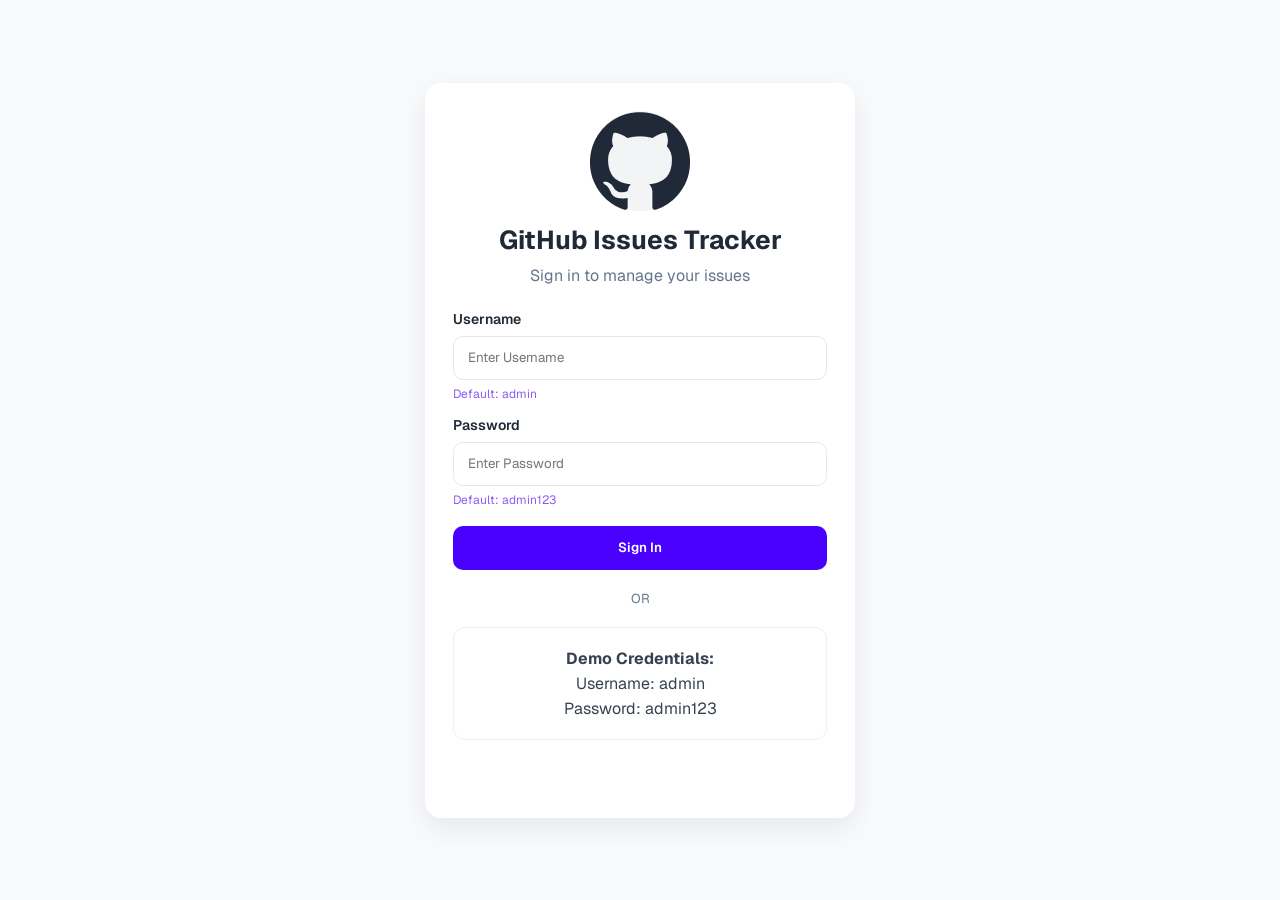
<file: index.html>
<!DOCTYPE html>
<html lang="en">
<head>
  <meta charset="UTF-8" />
  <meta name="viewport" content="width=device-width, initial-scale=1.0" />
  <title>GitHub Issues Tracker</title>
  <link rel="stylesheet" href="./style.css" />
  <link rel="preconnect" href="https://fonts.googleapis.com">
  <link rel="preconnect" href="https://fonts.gstatic.com" crossorigin>
  <link href="https://fonts.googleapis.com/css2?family=Geist&display=swap" rel="stylesheet">
</head>

<body>
  <header class="site-header">
    <div class="brand">
      <div class="brand-icon"><img src="./assets/github-logo.png" alt=""></div>
      <h1>GitHub Issues Tracker</h1>
    </div>

    <div class="header-actions">
      <form id="searchForm" class="search-bar">
        <input id="searchInput" type="text" placeholder="Search issues..." />
        <button type="submit" class="primary-btn">Search</button>
        <button type="submit" class="demo-btn">+ New Issue</button>
      </form>
      <button id="logoutBtn" class="secondary-btn">Logout</button>
    </div>
  </header>

  <main class="container">
    <section class="board-shell">
      <div class="tabs" id="tabs">
        <button class="tab-btn active" data-tab="all">All</button>
        <button class="tab-btn" data-tab="open">Open</button>
        <button class="tab-btn" data-tab="closed">Closed</button>
      </div>

      <section class="summary-card">
        <div class="summary-left">
          <div class="summary-icon"><img src="./assets/Aperture.png" alt=""></div>
          <div>
            <h2 id="issueCount">0 Issues</h2>
            <p>Track and manage your project issues</p>
          </div>
        </div>

        <div class="status-legend">
          <span><span class="dot open-dot"></span> Open <strong id="openCount">0</strong></span>
          <span><span class="dot closed-dot"></span> Closed <strong id="closedCount">0</strong></span>
        </div>
      </section>

      <p id="activeViewText" class="active-view-text">Showing all issues</p>
      <p id="errorMessage" class="error-message" aria-live="polite"></p>

      <div id="spinner" class="spinner-wrap hidden" aria-live="polite">
        <div class="spinner"></div>
        <p>Loading issues...</p>
      </div>

      <section id="issuesContainer" class="issues-grid"></section>
    </section>
  </main>

 <dialog id="issueModal" class="issue-modal">
  <div class="modal-top">
    <div>
      <h3 id="modalTitle">Issue title</h3>
      <p id="modalMetaLine" class="modal-meta-line"></p>
      <p id="modalLabel" class="modal-label-line"></p>
    </div>
  </div>
  <div class="full-span">
    <p id="modalDescription"></p>
  </div>
  <div class="modal-grid">
    <div class="modal-field">
      <span>Assignee</span>
      <p id="modalAssignee"></p>
    </div>

    <div class="modal-field">
      <span>Priority</span>
      <p id="modalPriority"></p>
    </div>
  </div>
  <div id="close-btn-container">
    <button id="closeModalBtn" class="secondary-btn">Close</button>
  </div>
</dialog>

  <script type="module" src="./script/app.js"></script>
</body>
</html>
</file>
<file: style.css>
:root {
  --bg: #F8FAFC;
  --panel: #FFFFFF;
  --text: #1F2937;
  --muted: #64748B;
  --line: #e5e7eb;
  --primary: #4A00FF;
  --primary-soft: #f0ebff;
  --green: #00A96E;
  --purple: #a855f7;
  --orange: #f59E0b;
  --orange-soft: #FFF6D1;
  --red: #EF4444;
  --red-soft: #FEECEC;
  --shadow: 0 10px 30px rgba(17, 24, 39, 0.08);
}

* {
  box-sizing: border-box;
  font-family: "Geist";
}

body {
  margin: 0;
  background: var(--bg);
  color: var(--text);
}

button {
  cursor: pointer;
}

.auth-body {
  min-height: 100vh;
  display: grid;
  place-items: center;
  padding: 1.5rem;
}

.auth-wrapper {
  width: 100%;
  display: flex;
  justify-content: center;
}

.auth-card {
  width: 100%;
  max-width: 430px;
  background: var(--panel);
  border: 1px;
  border-radius: 16px;
  box-shadow: var(--shadow);
  padding: 28px;
  text-align: center;
}

.auth-logo,
.brand-icon,
.summary-icon {
  display: grid;
  place-items: center;
  border-radius: 999px;
}

.auth-logo {
  width: 6.25rem;
  height: 6.25rem;
  margin: 0 auto 12px;
  font-size: 38px;
  background: #f3f4f6;
}

.auth-card h1,
.brand h1 {
  margin: 0;
}

.auth-card h1 {
  font-size: 26px;
}

.auth-subtitle {
  margin: 8px 0 24px;
  color: var(--muted);
}

.auth-form {
  text-align: left;
}

.auth-form label {
  display: block;
  margin: 14px 0 8px;
  font-size: 14px;
  font-weight: 600;
}

.auth-form input,
.search-bar input {
  width: 100%;
  height: 44px;
  border-radius: 10px;
  border: 1px solid var(--line);
  padding: 0 14px;
  outline: none;
  background: #fff;
  transition: border-color 0.2s ease, box-shadow 0.2s ease;
}

.auth-form input:focus,
.search-bar input:focus {
  border-color: var(--primary);
  box-shadow: 0 0 0 3px rgba(79, 31, 255, 0.12);
}

.hint {
  margin: 6px 0 0;
  font-size: 12px;
  color: #8b5cf6;
}

.primary-btn,
.secondary-btn,
.tab-btn, 
.demo-btn {
  border: none;
  border-radius: 10px;
  height: 2.75rem;
  padding: 0 .75rem;
  font-weight: 600;
  transition: 0.2s ease;
  width: 8.25em;
}

.primary-btn, 
.demo-btn {
  background: var(--primary);
  color: white;
}

.primary-btn:hover {
  transform: translateY(-1px);
  box-shadow: 0 8px 18px rgba(79, 31, 255, 0.2);
}

.secondary-btn {
  background: #f3f4f6;
  color: var(--text);
}

.secondary-btn:hover {
  background: #e5e7eb;
}

.full-width {
  width: 100%;
  margin-top: 18px;
}

.divider {
  margin: 20px 0;
  color: var(--muted);
  font-size: 13px;
}

.demo-box,
.summary-card,
.issue-card,
.board-shell {
  background: var(--panel);
}

.modal-field{
    background-color: var(--bg);
}

.demo-box {
  border-radius: 12px;
  border: 1px solid #f0f0f0;
  padding: 16px;
  color: #374151;
}

.demo-box p {
  margin: 4px 0;
}

.form-message,
.error-message,
.active-view-text {
  margin-top: 16px;
  min-height: 20px;
  font-size: 14px;
}

.form-message.error,
.error-message {
  color: #dc2626;
}

.form-message.success {
  color: var(--green);
}

.site-header {
  display: flex;
  align-items: center;
  justify-content: space-between;
  gap: 1.25rem;
  padding: 1rem 5rem;
  border-bottom: 1px solid var(--line);
  background: var(--panel);
  backdrop-filter: blur(8px);
  position: sticky;
  top: 0;
  z-index: 10;
  max-height: 4.875rem;
}

.brand {
  display: flex;
  align-items: center;
  gap: 12px;
}

.brand img {
  width: 2rem;
}

.brand h1 {
  font-size: 1.5rem;
  font-weight: 600;
}

.header-actions {
  display: flex;
  align-items: center;
  gap: 12px;
}

.search-bar {
  display: flex;
  align-items: center;
  gap: 10px;
}

.search-bar input {
  min-width: 17.5rem;
  max-width: 18.75rem;
}

.container {
  max-width: 1280px;
  margin: 0 auto;
  padding: 28px 20px 40px;
}

.board-shell {
  border: 1px solid #ececec;
  border-radius: 20px;
  box-shadow: var(--shadow);
  padding: 24px;
}

.tabs {
  display: inline-flex;
  gap: 8px;
  background: #f8fafc;
  border: 1px solid var(--line);
  border-radius: 14px;
  padding: 8px;
}

.tab-btn {
  background: transparent;
  color: #6b7280;
  min-width: 88px;
}

.tab-btn.active {
  background: var(--primary);
  color: white;
}

.summary-card {
  margin-top: 18px;
  border: 1px solid var(--line);
  border-radius: 16px;
  padding: 18px 20px;
  display: flex;
  align-items: center;
  justify-content: space-between;
  gap: 16px;
}

.summary-left {
  display: flex;
  align-items: center;
  gap: 14px;
}

.summary-icon {
  width: 44px;
  height: 44px;
  background: var(--primary-soft);
  color: var(--primary);
  font-size: 20px;
}

.summary-left h2 {
  margin: 0 0 4px;
  font-size: 20px;
}

.summary-left p,
.status-legend,
.active-view-text,
.issue-desc,
.issue-meta{
  color: var(--muted);
}

.status-legend {
  display: flex;
  align-items: center;
  gap: 16px;
  font-size: 14px;
}

.dot {
  width: 8px;
  height: 8px;
  border-radius: 999px;
  display: inline-block;
  margin-right: 6px;
}

.open-dot {
  background: var(--green);
}

.closed-dot {
  background: var(--purple);
}

.issues-grid {
  display: grid;
  grid-template-columns: repeat(4, 1fr);
  gap: 16px;
  margin-top: 18px;
}

.issue-card {
  border: 1px solid #ececec;
  border-radius: 14px;
  box-shadow: 0 6px 16px rgba(17, 24, 39, 0.04);
  padding: 14px;
  display: flex;
  flex-direction: column;
  gap: 10px;
}

.issue-card.open-border {
  border-top: 4px solid var(--green);
}

.issue-card.closed-border {
  border-top: 4px solid var(--purple);
}

.issue-top{
  display: flex;
  align-items: center;
  justify-content: space-between;
  gap: 8px;
  flex-wrap: wrap;
}


.issue-status {
  font-size: 11px;
  font-weight: 700;
  padding: 4px 8px;
  border-radius: 999px;
}

.issue-priority {
  font-size: .75rem;
  font-weight: 500;
  text-transform: uppercase;
  background-color: var(--red-soft);
  color: var(--red);
  border: 1px solid var(--red);
  border-radius: 999px;
  padding: 0.375rem;
  width: 5rem;
  text-align: center;
}

.issue-title-btn {
  border: none;
  background: transparent;
  padding: 0;
  text-align: left;
  color: var(--text);
  font-size: .875rem;
  font-weight: 600;

  line-height: 1.4;

  display: -webkit-box;
  -webkit-box-orient: vertical;
  -webkit-line-clamp: 2;

  overflow: hidden;

  min-height: calc(1.4em * 2);
}

.issue-title-btn:hover {
  color: var(--primary);
}

.issue-desc {
  font-size: 0.75rem;
  line-height: 1.4;
  font-weight: 400;
  display: -webkit-box;
  -webkit-box-orient: vertical;
  -webkit-line-clamp: 2;
  overflow: hidden;
  max-height: calc(1.4em * 2);
}

.badge {
  font-size: 11px;
  font-weight: 700;
  border-radius: 999px;
  padding: 4px 8px;
  text-transform: uppercase;
}

.issue-badges{
  display: flex;
  gap: .25rem;
  flex-wrap: wrap;
}

.badge.label {
  background: var(--orange-soft);
  color: #d97706;
  padding: .375rem .5rem;
  border: 1px solid var(--orange);
}

.issue-meta,
.modal-field p,
.modal-field span {
  font-size: 13px;
}

.issue-footer {
  margin-top: auto;
  padding-top: 6px;
  border-top: 1px solid #f3f4f6;
}

.empty-state {
  margin-top: 18px;
  border: 1px dashed #d1d5db;
  border-radius: 16px;
  padding: 40px 20px;
  text-align: center;
  color: var(--muted);
  background: #fafafa;
}

.spinner-wrap {
  display: grid;
  place-items: center;
  gap: 10px;
  padding: 24px 0 8px;
}

.spinner {
  width: 42px;
  height: 42px;
  border-radius: 999px;
  border: 4px solid #ddd6fe;
  border-top-color: var(--primary);
  animation: spin 0.8s linear infinite;
}

.hidden {
  display: none !important;
}

@keyframes spin {
  to {
    transform: rotate(360deg);
  }
}

.issue-modal {
  width: min(680px, calc(100% - 24px));
  border: none;
  border-radius: 18px;
  padding: 22px;
  box-shadow: 0 30px 80px rgba(17, 24, 39, 0.3);
}

.issue-modal::backdrop {
  background: var(--primary);
  opacity: 50%;
}

.modal-top {
  display: flex;
  justify-content: space-between;
  gap: 16px;
  align-items: flex-start;
  margin-bottom: 20px;
}

.modal-top h3 {
  margin: 6px 0;
  font-size: 1.5rem;
  font-weight: 700;
}

.modal-grid {
  display: grid;
  grid-template-columns: repeat(2, 1fr);
  gap: 14px;
  background-color: var(--bg);
  border-radius: 4px;
}

.modal-field {
  padding: 14px;
}
#aname{
    font-weight: 700;
    color: var(--text);
    font-size: 1rem;
}

#Ptext{
    background-color: var(--red);
    color: var(--panel);
    border-radius: 16px;
    padding: .375rem 1rem;
    max-width: 5rem;
    text-align: center;
}
.modal-field span {
  display: block;
  margin-bottom: 8px;
  color: var(--muted);
}

.modal-field p {
  margin: 0;
  color: var(--text);
  line-height: 1.55;
}
.modal-meta-line,
.modal-updated-line {
  margin: 6px 0;
  font-size: .75rem;
  color: var(--muted);
}

.modal-label-line {
  display: inline-block;
  margin: 10px 0 0;
  padding: 6px 10px;
  border-radius: 999px;
  background: var(--orange-soft);
  color: var(--orange);
  border: 1px solid var(--orange);
  font-size: 12px;
  font-weight: 700;
  text-transform: uppercase;
}

.modal-status {
  font-weight: 700;
  color: var(--panel);
  font-size: .75rem;
}

.modal-status.open,
.modal-status.closed {
  display: inline-flex;
  align-items: center;
  justify-content: center;
  border-radius: 1rem;
  padding: .375rem .5rem;
  font-size: 12px;
  font-weight: 700;
}

.modal-status.open {
  background-color: var(--green);
  color: white;
}

.modal-status.closed {
  background-color: var(--purple);
  color: white;
}

#close-btn-container{
    display: flex;
    justify-content: flex-end;
}

#closeModalBtn{
    padding: .365rem 1rem;
    background-color: var(--primary);
    color: var(--panel);
    text-align: center;
    border-radius: 4px;
    width: 4.75rem;
    height: 2.75rem;
    margin-top: 1.5rem;
    
}

.full-span {
  grid-column: 1 / -1;
  color: var(--muted);
  font-size: 1rem;
}

@media (max-width: 1100px) {
  .issues-grid {
    grid-template-columns: repeat(3, 1fr);
  }
}

@media (max-width: 900px) {
  .site-header,
  .summary-card {
    flex-direction: column;
    align-items: stretch;
  }

  .header-actions,
  .search-bar {
    width: 100%;
  }

  .search-bar input {
    min-width: 0;
    flex: 1;
  }

  .issues-grid {
    grid-template-columns: repeat(2, 1fr);
  }
}

@media (max-width: 640px) {
  .auth-card,
  .board-shell {
    padding: 18px;
  }

  .site-header {
    padding: 16px;
  }

  .brand h1 {
    font-size: 18px;
  }

  .issues-grid,
  .modal-grid {
    grid-template-columns: 1fr;
  }

  .tabs {
    width: 100%;
    display: grid;
    grid-template-columns: repeat(3, 1fr);
  }

  .tab-btn {
    min-width: 0;
  }
}
</file>
